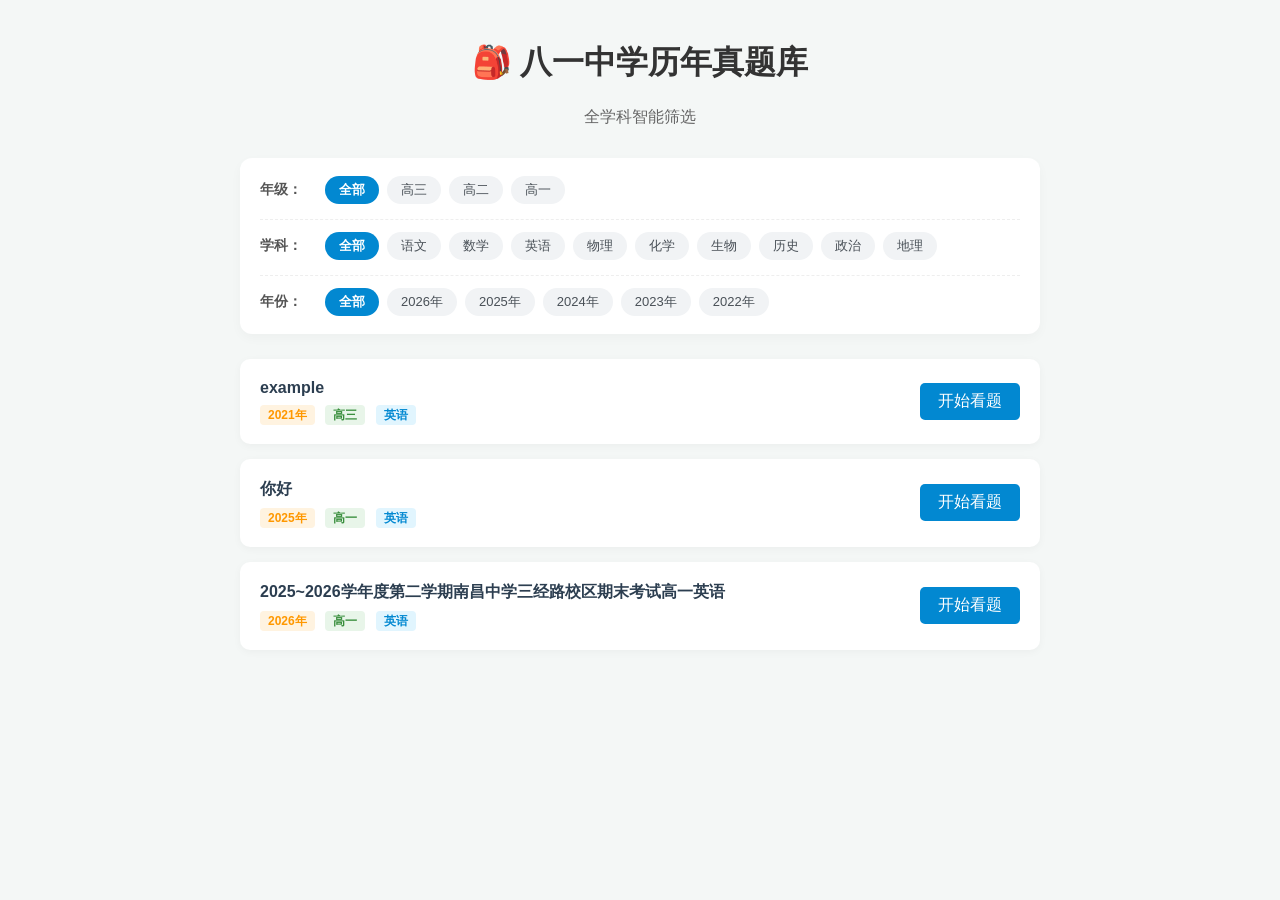
<file: index.html>
<!doctype html>
<html lang="zh-CN">
  <head>
    <meta charset="UTF-8" />
    <meta name="viewport" content="width=device-width, initial-scale=1.0" />
    <title>八一中学历年真题库</title>
    <style>
      /* 基础网页样式，防止外部CSS干扰 */
      body {
        font-family: "Microsoft YaHei", Arial, sans-serif;
        background-color: #f4f7f6;
        margin: 0;
        padding: 20px;
      }
      .container {
        max-width: 800px;
        margin: 0 auto;
      }
      header {
        text-align: center;
        margin-bottom: 30px;
      }

      /* 🎨 分类筛选栏精美样式 */
      .filter-section {
        background: #fff;
        padding: 18px 20px;
        margin-bottom: 25px;
        border-radius: 12px;
        box-shadow: 0 4px 12px rgba(0, 0, 0, 0.03);
      }
      .filter-row {
        display: flex;
        align-items: flex-start;
        margin-bottom: 15px;
      }
      .filter-row:last-child {
        margin-bottom: 0;
      }
      .filter-label {
        font-weight: bold;
        color: #555;
        min-width: 65px;
        font-size: 14px;
        padding-top: 5px;
      }
      .filter-options {
        display: flex;
        flex-wrap: wrap;
        gap: 8px;
      }
      .filter-btn {
        background: #f1f3f5;
        color: #495057;
        border: none;
        padding: 5px 14px;
        border-radius: 20px;
        font-size: 13px;
        cursor: pointer;
        transition: all 0.2s;
      }
      .filter-btn:hover {
        background: #e9ecef;
      }
      .filter-btn.active {
        background: #0288d1;
        color: #fff;
        font-weight: bold;
      }

      /* 试卷卡片布局 */
      .paper-card {
        background: #fff;
        padding: 20px;
        margin-bottom: 15px;
        border-radius: 10px;
        box-shadow: 0 2px 8px rgba(0, 0, 0, 0.04);
        display: flex;
        justify-content: space-between;
        align-items: center;
      }
      .paper-info h3 {
        margin: 0 0 8px 0;
        color: #2c3e50;
        font-size: 16px;
      }
      .tag {
        background: #e1f5fe;
        color: #0288d1;
        padding: 3px 8px;
        border-radius: 4px;
        font-size: 12px;
        font-weight: bold;
        margin-right: 6px;
      }

      /* 🚀 强制终极按钮样式（防拦截防失效） */
      .super-btn {
        display: inline-block;
        padding: 10px 22px;
        background-color: #0288d1;
        color: #ffffff !important;
        text-decoration: none !important;
        border-radius: 6px;
        font-size: 14px;
        font-weight: bold;
        cursor: pointer !important; /* 强制鼠标变小手 */
        position: relative;
        z-index: 999; /* 强制放到最顶层，防止被挡住 */
        box-shadow: 0 2px 5px rgba(2, 136, 209, 0.3);
        transition: background 0.2s;
      }
      .super-btn:hover {
        background-color: #026aa7;
      }
    </style>
  </head>
  <body>
    <header>
      <h1 style="color: #333">🎒 八一中学历年真题库</h1>
      <p style="color: #666; margin-top: 5px">全学科智能筛选</p>
    </header>

    <div class="container">
      <div class="filter-section">
        <div class="filter-row">
          <div class="filter-label">年级：</div>
          <div class="filter-options" id="grade-filters">
            <button
              class="filter-btn active"
              onclick="filterData('grade', '全部', this)"
            >
              全部
            </button>
            <button
              class="filter-btn"
              onclick="filterData('grade', '高三', this)"
            >
              高三
            </button>
            <button
              class="filter-btn"
              onclick="filterData('grade', '高二', this)"
            >
              高二
            </button>
            <button
              class="filter-btn"
              onclick="filterData('grade', '高一', this)"
            >
              高一
            </button>
          </div>
        </div>
        <div
          class="filter-row"
          style="
            margin-top: 12px;
            border-top: 1px dashed #eee;
            padding-top: 12px;
          "
        >
          <div class="filter-label">学科：</div>
          <div class="filter-options" id="subject-filters">
            <button
              class="filter-btn active"
              onclick="filterData('subject', '全部', this)"
            >
              全部
            </button>
            <button
              class="filter-btn"
              onclick="filterData('subject', '语文', this)"
            >
              语文
            </button>
            <button
              class="filter-btn"
              onclick="filterData('subject', '数学', this)"
            >
              数学
            </button>
            <button
              class="filter-btn"
              onclick="filterData('subject', '英语', this)"
            >
              英语
            </button>
            <button
              class="filter-btn"
              onclick="filterData('subject', '物理', this)"
            >
              物理
            </button>
            <button
              class="filter-btn"
              onclick="filterData('subject', '化学', this)"
            >
              化学
            </button>
            <button
              class="filter-btn"
              onclick="filterData('subject', '生物', this)"
            >
              生物
            </button>
            <button
              class="filter-btn"
              onclick="filterData('subject', '历史', this)"
            >
              历史
            </button>
            <button
              class="filter-btn"
              onclick="filterData('subject', '政治', this)"
            >
              政治
            </button>
            <button
              class="filter-btn"
              onclick="filterData('subject', '地理', this)"
            >
              地理
            </button>
          </div>
        </div>
        <div
          class="filter-row"
          style="
            margin-top: 12px;
            border-top: 1px dashed #eee;
            padding-top: 12px;
          "
        >
          <div class="filter-label">年份：</div>
          <div class="filter-options" id="year-filters">
            <button
              class="filter-btn active"
              onclick="filterData('year', '全部', this)"
            >
              全部
            </button>
            <button
              class="filter-btn"
              onclick="filterData('year', '2026', this)"
            >
              2026年
            </button>
            <button
              class="filter-btn"
              onclick="filterData('year', '2025', this)"
            >
              2025年
            </button>
            <button
              class="filter-btn"
              onclick="filterData('year', '2024', this)"
            >
              2024年
            </button>
            <button
              class="filter-btn"
              onclick="filterData('year', '2023', this)"
            >
              2023年
            </button>
            <button
              class="filter-btn"
              onclick="filterData('year', '2022', this)"
            >
              2022年
            </button>
          </div>
        </div>
      </div>

      <div id="papers-list">
        <p style="color: #999; text-align: center">正在加载真题数据...</p>
      </div>
    </div>

    <script>
      let allPapers = [];
      const filters = { grade: "全部", subject: "全部", year: "全部" };

      async function loadPapers() {
        try {
          // 加一个时间戳防止 JSON 被缓存
          const res = await fetch("papers.json?t=" + new Date().getTime());
          if (!res.ok) throw new Error("无法读取真题数据");
          allPapers = await res.json();
          renderPapers();
        } catch (err) {
          document.getElementById("papers-list").innerHTML =
            `<p style="color:red; text-align:center;">加载失败: ${err.message}</p >`;
        }
      }

      function renderPapers() {
        const listDiv = document.getElementById("papers-list");
        listDiv.innerHTML = "";

        const filtered = allPapers.filter((paper) => {
          const matchGrade =
            filters.grade === "全部" || paper.grade === filters.grade;
          const matchSubject =
            filters.subject === "全部" || paper.subject === filters.subject;
          const matchYear =
            filters.year === "全部" || paper.year === filters.year;
          return matchGrade && matchSubject && matchYear;
        });

        if (filtered.length === 0) {
          listDiv.innerHTML =
            '<p style="color:#999; padding: 30px; text-align:center;">没有找到符合当前筛选条件的试卷 ╮(╯▽╰)╭</p >';
          return;
        }

        filtered.forEach((paper) => {
          const card = document.createElement("div");
          card.className = "paper-card";
          // 重点修复区：确保 a 标签有 href 且层级最高
          card.innerHTML = `
                    <div class="paper-info">
                        <h3>${paper.title}</h3>
                        <span class="tag" style="background:#fff3e0; color:#ff9800;">${paper.year}年</span>
                        <span class="tag" style="background:#e8f5e9; color:#388e3c;">${paper.grade || "高三"}</span>
                        <span class="tag">${paper.subject}</span>
                    </div>
                    <div>
                    <a href="exam.html?id=${paper.id} " style="display:inline-block; padding:8px 18px; background:#0288d1; color:#fff; text-decoration:none; border-radius:5px; position:relative; z-index:9999; cursor:pointer;">开始看题</a >
                    </div>
                `;
          listDiv.appendChild(card);
        });
      }

      function filterData(type, value, btnElement) {
        filters[type] = value;
        const parentId =
          type === "grade"
            ? "#grade-filters"
            : type === "subject"
              ? "#subject-filters"
              : "#year-filters";
        const buttons = document.querySelectorAll(`${parentId} .filter-btn`);
        buttons.forEach((btn) => btn.classList.remove("active"));
        btnElement.classList.add("active");
        renderPapers();
      }

      window.onload = loadPapers;
    </script>
  </body>
</html>
</file>
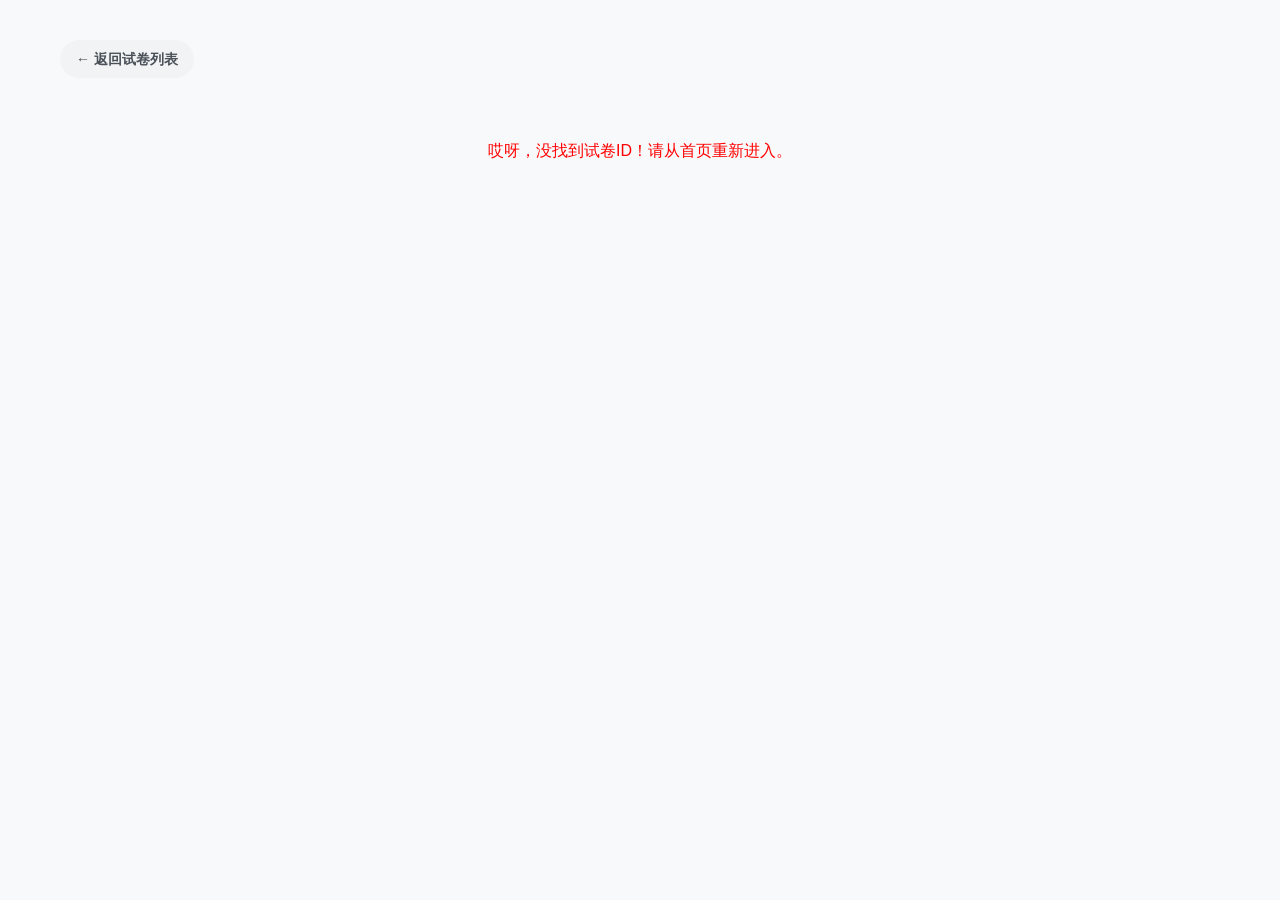
<file: exam.html>
<!doctype html>
<html lang="zh-CN">
  <head>
    <meta charset="UTF-8" />
    <meta name="viewport" content="width=device-width, initial-scale=1.0" />
    <title>试卷详情</title>
    <link rel="stylesheet" href="style.css" />
    <style>
      /* 🎨 试卷专属的排版样式 */
      .exam-container {
        background: #fff;
        padding: 30px;
        border-radius: 12px;
        box-shadow: 0 4px 12px rgba(0, 0, 0, 0.05);
        margin-top: 20px;
      }
      .exam-header {
        text-align: center;
        margin-bottom: 30px;
        border-bottom: 2px dashed #eee;
        padding-bottom: 20px;
      }
      .exam-title {
        color: #2c3e50;
        font-size: 24px;
        margin-bottom: 15px;
        line-height: 1.4;
      }
      .audio-section {
        text-align: center;
        margin: 20px 0 30px 0;
        background: #f8f9fa;
        padding: 20px;
        border-radius: 8px;
        border: 1px solid #e9ecef;
      }
      .exam-content {
        font-size: 16px;
        line-height: 2;
        color: #333;
        /* 关键！这个属性让 JSON 里的 \n 变成真正的网页换行 */
        white-space: pre-wrap;
        font-family: "Microsoft YaHei", Arial, sans-serif;
      }
      .back-btn {
        display: inline-block;
        padding: 8px 16px;
        background: #f1f3f5;
        color: #495057;
        text-decoration: none;
        border-radius: 20px;
        margin-bottom: 10px;
        font-size: 14px;
        font-weight: bold;
        transition: background 0.2s;
      }
      .back-btn:hover {
        background: #e2e6ea;
        color: #212529;
      }
    </style>
  </head>
  <body>
    <div class="container">
      <!-- 返回按钮 -->
      <a href=" " class="back-btn">← 返回试卷列表</a>

      <!-- 加载提示 -->
      <div
        id="exam-loading"
        style="text-align: center; padding: 50px; color: #999"
      >
        正在疯狂加载真题中...
      </div>

      <!-- 试卷主体展示区 -->
      <div id="exam-display" class="exam-container" style="display: none">
        <!-- 这里的内容将由下面的 JavaScript 自动填充 -->
      </div>
    </div>

    <script>
      // 🚀 核心逻辑：读取网址上的 ID -> 找试卷 -> 渲染页面
      async function loadExam() {
        // 1. 获取网址里的 id 参数 (例如 ?id=jx-eng-2023)
        const urlParams = new URLSearchParams(window.location.search);
        const paperId = urlParams.get("id");

        if (!paperId) {
          document.getElementById("exam-loading").innerHTML =
            '<span style="color:red;">哎呀，没找到试卷ID！请从首页重新进入。</span>';
          return;
        }

        try {
          // 2. 读取刚才那个完美的 papers.json
          const res = await fetch("papers.json");
          if (!res.ok) throw new Error("无法读取试卷数据库");
          const allPapers = await res.json();

          // 3. 在题库里精准匹配这套卷子
          const currentPaper = allPapers.find((p) => p.id === paperId);

          if (!currentPaper) {
            document.getElementById("exam-loading").innerHTML =
              '<span style="color:red;">试卷不存在或已被删除！</span>';
            return;
          }

          // 4. 数据找到了，关掉加载提示，显示试卷框
          document.getElementById("exam-loading").style.display = "none";
          const displayDiv = document.getElementById("exam-display");
          displayDiv.style.display = "block";

          // 5. 组装听力播放器（如果有 audioUrl 的话）
          let audioHtml = "";
          if (currentPaper.audioUrl) {
            audioHtml = `
                        <div class="audio-section">
                            <p style="margin-bottom: 12px; color: #555; font-weight: bold;">🎧 听力播放区</p >
                            <audio controls src="${currentPaper.audioUrl}" style="width: 100%; max-width: 500px;"></audio>
                        </div>
                    `;
          }

          // 6. 像拼积木一样把内容贴到网页上
          displayDiv.innerHTML = `
                    <div class="exam-header">
                        <h2 class="exam-title">${currentPaper.title}</h2>
                        <span style="background:#fff3e0; color:#ff9800; padding:3px 8px; border-radius:4px; font-size:12px; margin-right:5px;">${currentPaper.year}年</span>
                        <span style="background:#e8f5e9; color:#388e3c; padding:3px 8px; border-radius:4px; font-size:12px; margin-right:5px;">${currentPaper.grade || "高三"}</span>
                        <span style="background:#e1f5fe; color:#0288d1; padding:3px 8px; border-radius:4px; font-size:12px;">${currentPaper.subject}</span>
                    </div>
                    ${audioHtml}
                    <div class="exam-content">${currentPaper.content}</div>
                `;
        } catch (err) {
          document.getElementById("exam-loading").innerHTML =
            `<span style="color:red;">加载失败: ${err.message}</span>`;
        }
      }

      // 网页一打开就开始执行
      window.onload = loadExam;
    </script>
  </body>
</html>
</file>
<file: style.css>
:root {
  --primary-color: #2c3e50;
  --accent-color: #3498db;
  --bg-color: #f8f9fa;
  --text-color: #333;
}

* {
  box-sizing: border-box;
  margin: 0;
  padding: 0;
}

body {
  font-family:
    -apple-system, BlinkMacSystemFont, "Segoe UI", Roboto, sans-serif;
  background-color: var(--bg-color);
  color: var(--text-color);
  line-height: 1.6;
}

header {
  background: #fff;
  box-shadow: 0 2px 10px rgba(0, 0, 0, 0.05);
  padding: 20px 10%;
  display: flex;
  justify-content: space-between;
  align-items: center;
}

header h1 {
  font-size: 24px;
  color: var(--primary-color);
  font-weight: 600;
}

.container {
  max-width: 1200px;
  margin: 40px auto;
  padding: 0 20px;
}

/* 列表卡片样式 */
.grid {
  display: grid;
  grid-template-columns: repeat(auto-fill, minmax(280px, 1fr));
  gap: 25px;
}

.card {
  background: #fff;
  padding: 30px;
  border-radius: 8px;
  box-shadow: 0 4px 6px rgba(0, 0, 0, 0.02);
  transition:
    transform 0.2s,
    box-shadow 0.2s;
  cursor: pointer;
  border: 1px solid #eaeaea;
}

.card:hover {
  transform: translateY(-5px);
  box-shadow: 0 10px 20px rgba(0, 0, 0, 0.05);
}

.card .tag {
  display: inline-block;
  background: #eef5fc;
  color: var(--accent-color);
  padding: 4px 10px;
  border-radius: 4px;
  font-size: 12px;
  margin-bottom: 15px;
  font-weight: bold;
}

/* 登录与文章展示 */
.btn {
  background: var(--primary-color);
  color: #fff;
  padding: 10px 20px;
  border: none;
  border-radius: 4px;
  cursor: pointer;
  text-decoration: none;
}
.btn:hover {
  background: var(--accent-color);
}

.paper-box {
  background: #fff;
  padding: 40px;
  border-radius: 8px;
  box-shadow: 0 2px 10px rgba(0, 0, 0, 0.05);
}
.paper-content {
  white-space: pre-wrap;
  margin-top: 30px;
  font-size: 18px;
  color: #444;
  line-height: 2;
}
</file>
